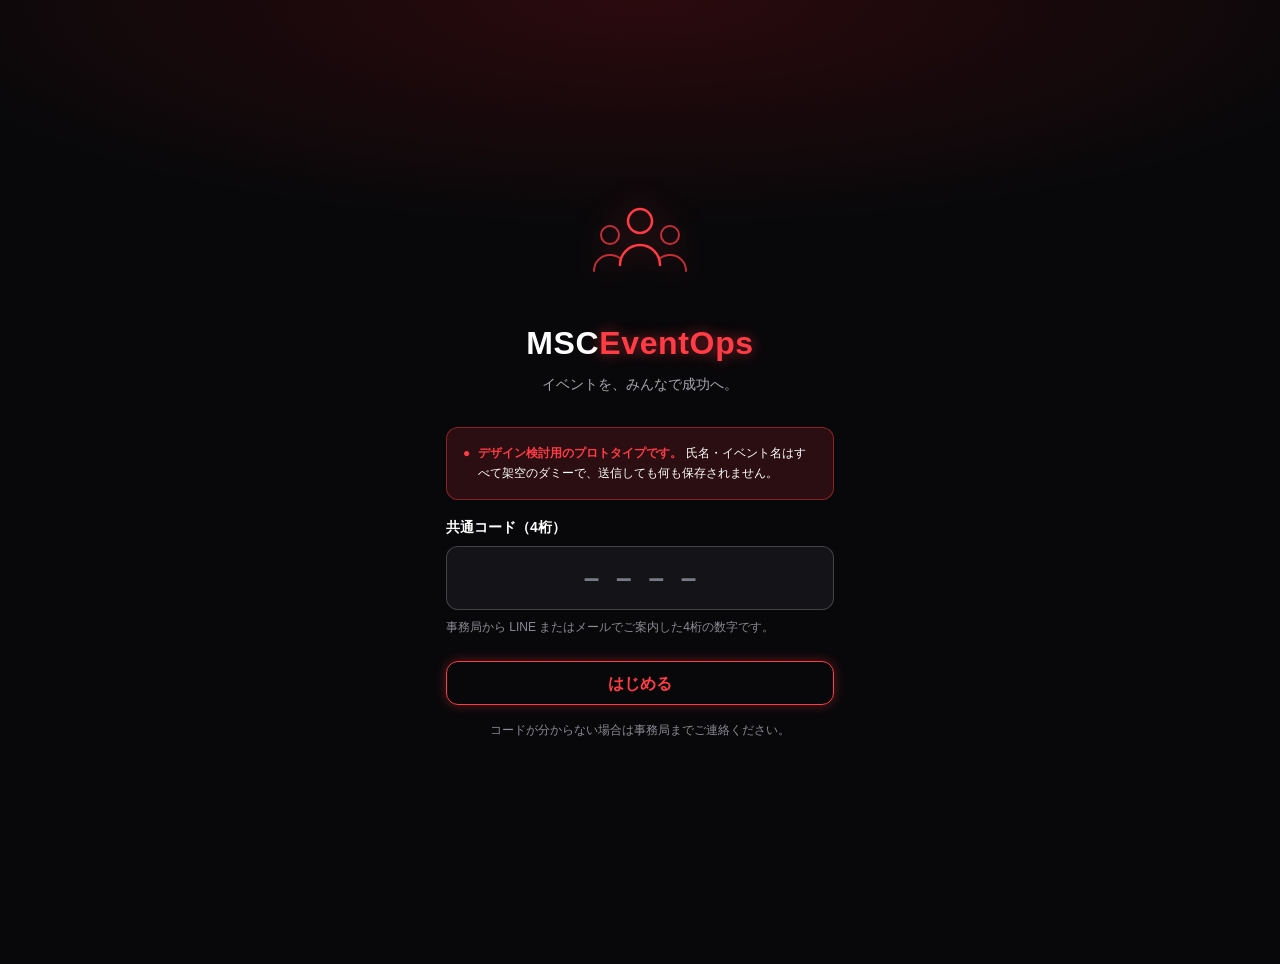
<file: design-explore/design-2/index.html>
<!doctype html>
<!-- design-2 / 入口（ブランド面 + 4桁コード）
     ※ 氏名・イベント名はすべて架空のダミー。API 呼び出しなし。 -->
<html lang="ja">
<head>
<meta charset="utf-8">
<meta name="viewport" content="width=device-width, initial-scale=1">
<meta name="robots" content="noindex">
<title>MSC EventOps</title>
<link rel="stylesheet" href="css/tokens.css">
<link rel="stylesheet" href="css/style.css">
<style>
  body { padding-bottom: var(--s4); }
  .hero { min-height: 100vh; display: flex; flex-direction: column; justify-content: center; gap: var(--s4); }
</style>
</head>
<body>
<a class="skip" href="#main">本文へスキップ</a>

<div class="wrap">
  <main id="main" class="hero">

    <div class="brand">
      <!-- 参考画像はスタッフ3人の線画。ロゴは自前で描いたもの。 -->
      <svg class="logo" width="104" height="104" viewBox="0 0 104 104" fill="none" aria-hidden="true">
        <circle cx="52" cy="30" r="12" stroke="#FF3B45" stroke-width="2.5"/>
        <path d="M32 74c0-11 9-20 20-20s20 9 20 20" stroke="#FF3B45" stroke-width="2.5" stroke-linecap="round"/>
        <circle cx="22" cy="44" r="9" stroke="#FF3B45" stroke-width="2" opacity=".75"/>
        <path d="M6 80c0-9 7-16 16-16 4 0 8 1.4 11 4" stroke="#FF3B45" stroke-width="2" stroke-linecap="round" opacity=".75"/>
        <circle cx="82" cy="44" r="9" stroke="#FF3B45" stroke-width="2" opacity=".75"/>
        <path d="M98 80c0-9-7-16-16-16-4 0-8 1.4-11 4" stroke="#FF3B45" stroke-width="2" stroke-linecap="round" opacity=".75"/>
      </svg>
      <p class="name">MSC<i>EventOps</i></p>
      <p class="tag">イベントを、みんなで成功へ。</p>
    </div>

    <div>
      <div class="note note--red">
        <b aria-hidden="true">●</b>
        <span><b>デザイン検討用のプロトタイプです。</b>
        氏名・イベント名はすべて架空のダミーで、送信しても何も保存されません。</span>
      </div>

      <div class="field">
        <label for="code">共通コード（4桁）</label>
        <input class="input code" id="code" type="text" inputmode="numeric"
               pattern="[0-9]*" maxlength="4" autocomplete="one-time-code" placeholder="––––">
        <p class="hint">事務局から LINE またはメールでご案内した4桁の数字です。</p>
      </div>

      <a class="btn btn--outline btn--block" href="home.html">はじめる</a>
      <p class="hint" style="text-align:center;margin-top:var(--s2)">
        コードが分からない場合は事務局までご連絡ください。
      </p>
    </div>

  </main>
</div>
</body>
</html>
</file>
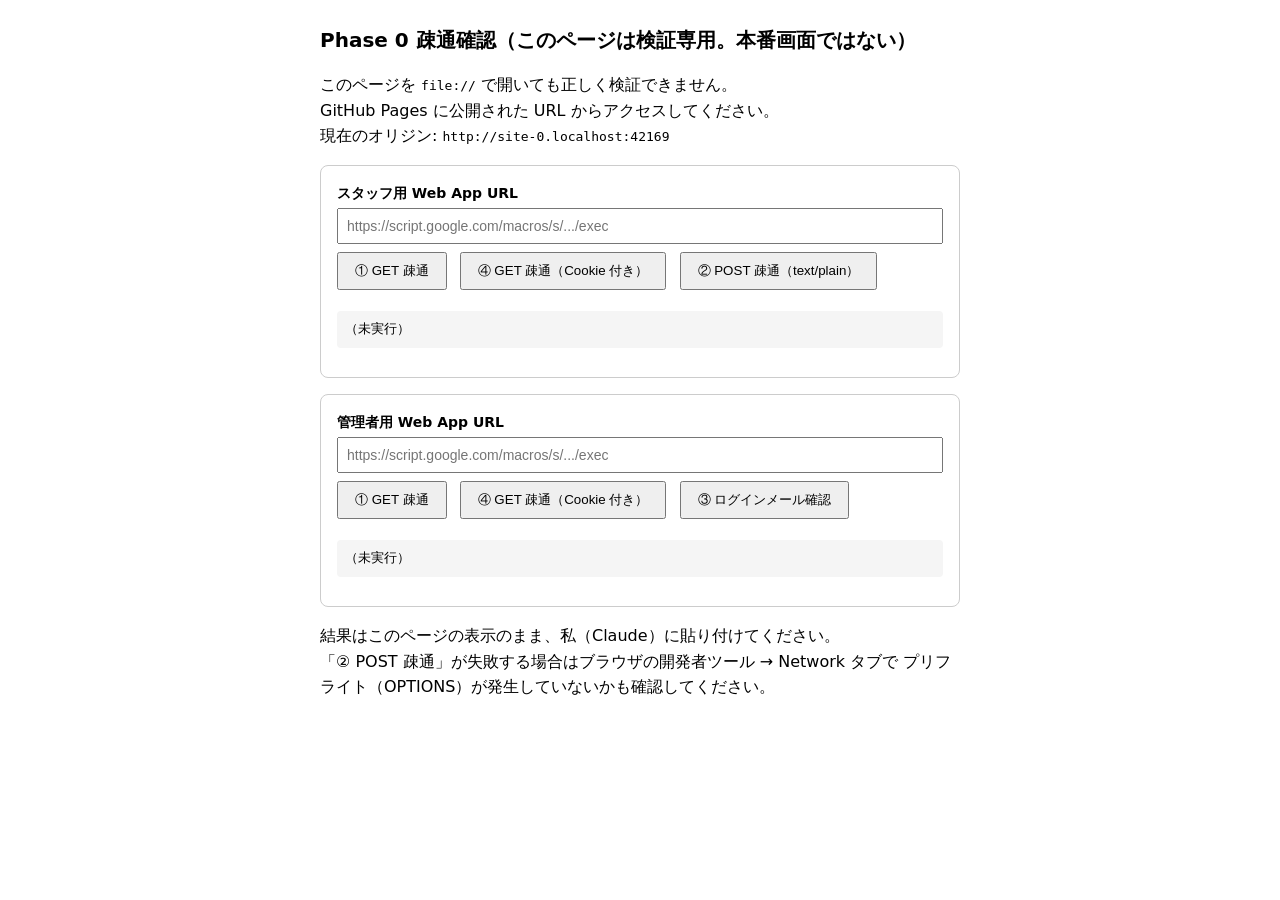
<file: ping.html>
<!doctype html>
<!--
  Phase 0 疎通確認専用ページ。
  本番フロントではない。G-1（CORS）・G-2（Session.getActiveUser）の
  検証が終わったら削除する。

  ★ ダブルクリックで開いても正しく検証できない（file:// は origin が
  "null" 扱いになり、実際のクロスオリジン挙動と異なる）。
  必ず GitHub Pages 経由（https://mscmgmt-ux.github.io/mscstaffmgmt-ux/ping.html）
  でアクセスすること。
-->
<html lang="ja">
<head>
<meta charset="utf-8">
<meta name="viewport" content="width=device-width, initial-scale=1">
<meta name="robots" content="noindex">
<title>Phase 0 疎通確認</title>
<style>
  body { font-family: system-ui, sans-serif; max-width: 640px; margin: 24px auto; padding: 0 16px; line-height: 1.6; }
  h1 { font-size: 1.25rem; }
  section { border: 1px solid #ccc; border-radius: 8px; padding: 16px; margin-bottom: 16px; }
  label { display: block; font-weight: bold; margin-bottom: 4px; font-size: 0.875rem; }
  input[type=text] { width: 100%; padding: 8px; box-sizing: border-box; font-size: 0.875rem; margin-bottom: 8px; }
  button { padding: 8px 16px; margin-right: 8px; margin-bottom: 8px; cursor: pointer; }
  pre { background: #f5f5f5; padding: 8px; border-radius: 4px; overflow-x: auto; white-space: pre-wrap; word-break: break-all; }
  .ok { color: #0a0; } .ng { color: #c00; }
</style>
</head>
<body>

<h1>Phase 0 疎通確認（このページは検証専用。本番画面ではない）</h1>
<p>このページを <code>file://</code> で開いても正しく検証できません。<br>
GitHub Pages に公開された URL からアクセスしてください。<br>
現在のオリジン: <code id="origin"></code></p>

<section>
  <label for="staffUrl">スタッフ用 Web App URL</label>
  <input type="text" id="staffUrl" placeholder="https://script.google.com/macros/s/.../exec">
  <button onclick="testGet('staffUrl','staffOut')">① GET 疎通</button>
  <button onclick="testGet('staffUrl','staffOut',true)">④ GET 疎通（Cookie 付き）</button>
  <button onclick="testPost('staffUrl','staffOut')">② POST 疎通（text/plain）</button>
  <pre id="staffOut">（未実行）</pre>
</section>

<section>
  <label for="adminUrl">管理者用 Web App URL</label>
  <input type="text" id="adminUrl" placeholder="https://script.google.com/macros/s/.../exec">
  <button onclick="testGet('adminUrl','adminOut')">① GET 疎通</button>
  <button onclick="testGet('adminUrl','adminOut',true)">④ GET 疎通（Cookie 付き）</button>
  <button onclick="testWhoami('adminUrl','adminOut')">③ ログインメール確認</button>
  <pre id="adminOut">（未実行）</pre>
</section>

<p>結果はこのページの表示のまま、私（Claude）に貼り付けてください。<br>
「② POST 疎通」が失敗する場合はブラウザの開発者ツール → Network タブで
プリフライト（OPTIONS）が発生していないかも確認してください。</p>

<script>
document.getElementById('origin').textContent = location.origin || '(null origin - file://で開いています)';

function show(outId, label, ok, detail) {
  var el = document.getElementById(outId);
  var cls = ok ? 'ok' : 'ng';
  el.innerHTML = '<span class="' + cls + '">[' + label + '] ' + (ok ? '成功' : '失敗') + '</span>\n' + detail;
}

async function testGet(urlId, outId, creds) {
  var url = document.getElementById(urlId).value.trim();
  if (!url) { alert('URL を入力してください'); return; }
  var label = creds ? 'GET+Cookie' : 'GET';
  var opt = { method: 'GET' };
  if (creds) opt.credentials = 'include';
  try {
    var res = await fetch(url, opt);
    var text = await res.text();
    show(outId, label, res.ok, 'status: ' + res.status + '\nredirected: ' + res.redirected + '\nfinalURL: ' + res.url + '\n' + text);
  } catch (err) {
    show(outId, label, false, String(err));
  }
}

async function testPost(urlId, outId) {
  var url = document.getElementById(urlId).value.trim();
  if (!url) { alert('URL を入力してください'); return; }
  try {
    // Content-Type: text/plain + カスタムヘッダなし でプリフライトを避ける想定。
    var res = await fetch(url, {
      method: 'POST',
      headers: { 'Content-Type': 'text/plain' },
      body: JSON.stringify({ hello: 'from ping.html', ts: Date.now() })
    });
    var text = await res.text();
    show(outId, 'POST', res.ok, 'status: ' + res.status + '\n' + text);
  } catch (err) {
    show(outId, 'POST', false, String(err));
  }
}

async function testWhoami(urlId, outId) {
  var url = document.getElementById(urlId).value.trim();
  if (!url) { alert('URL を入力してください'); return; }
  var sep = url.indexOf('?') >= 0 ? '&' : '?';
  try {
    var res = await fetch(url + sep + 'whoami=1', { method: 'GET' });
    var text = await res.text();
    show(outId, 'whoami', res.ok, 'status: ' + res.status + '\n' + text);
  } catch (err) {
    show(outId, 'whoami', false, String(err));
  }
}
</script>
</body>
</html>
</file>
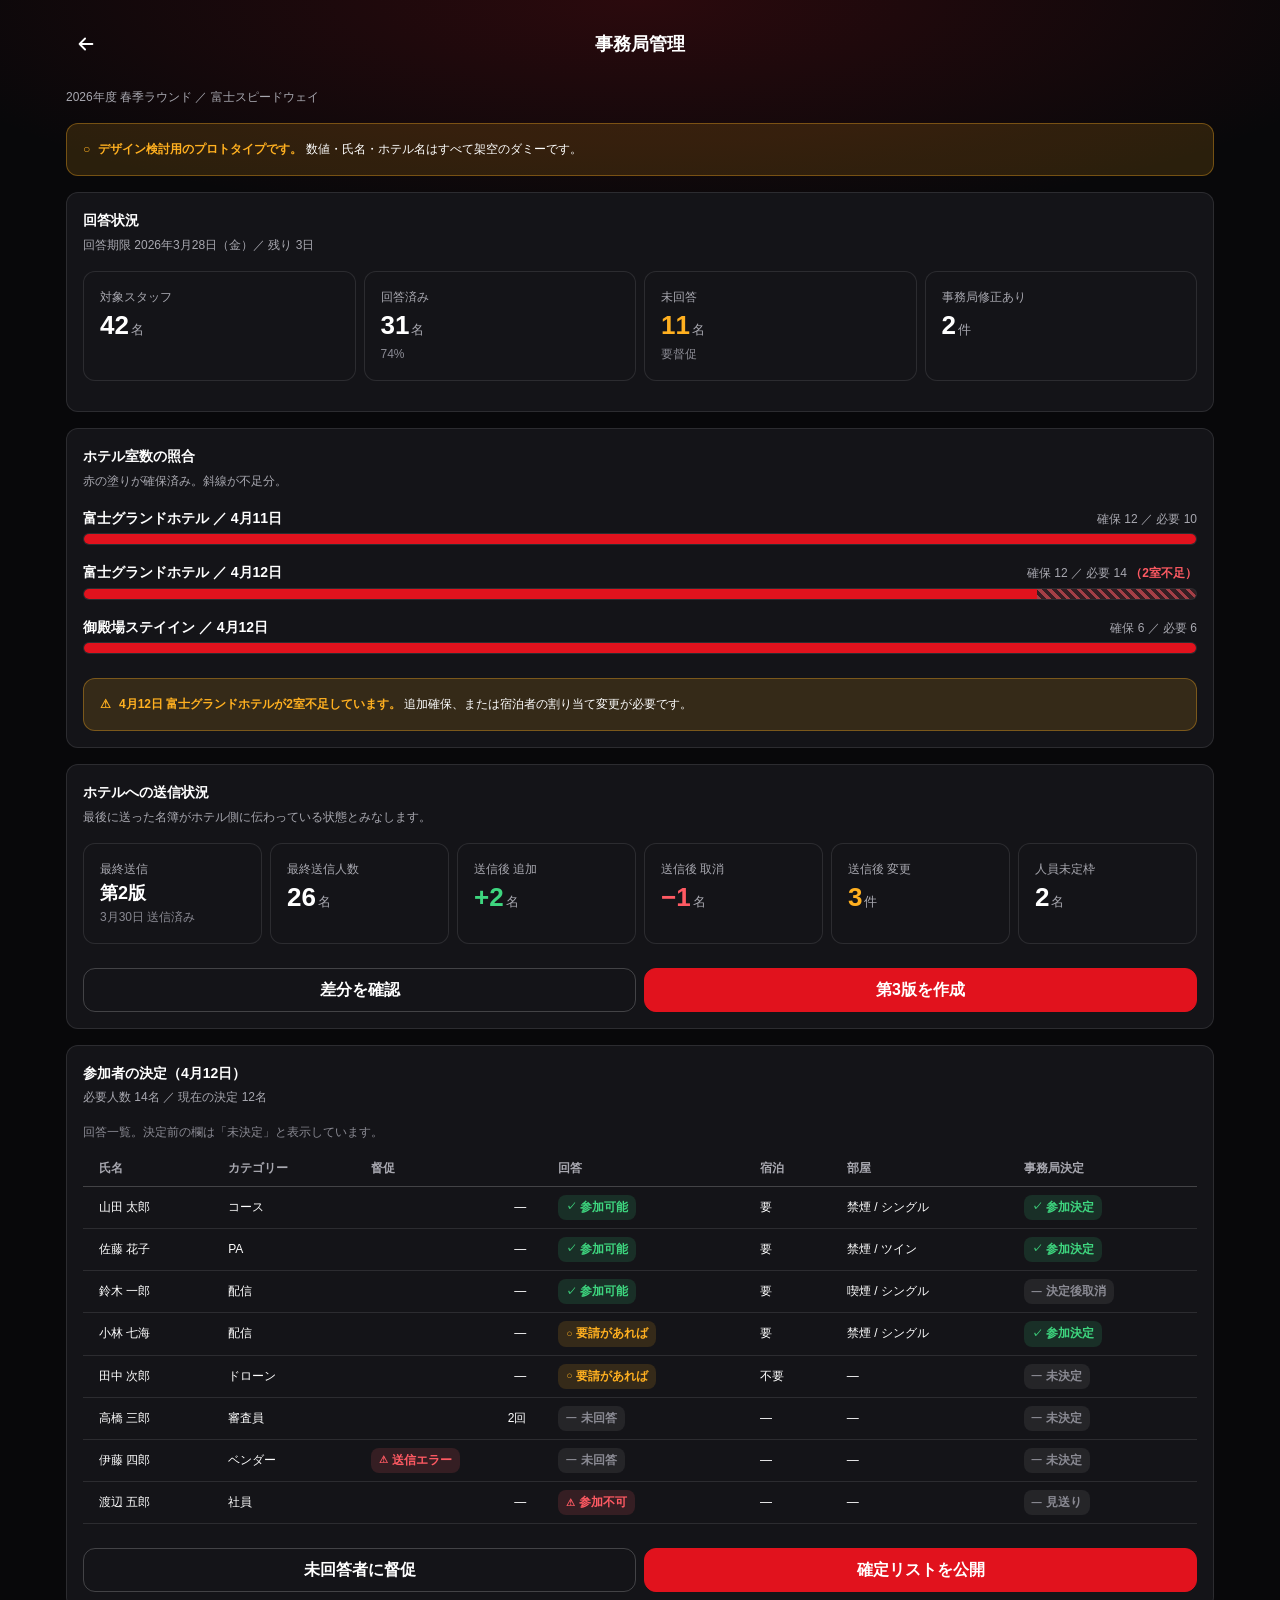
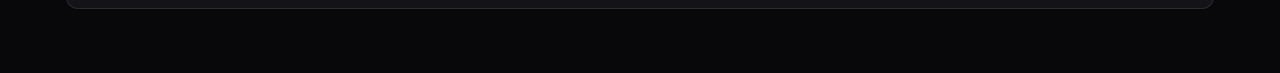
<file: design-explore/design-2/admin.html>
<!doctype html>
<!-- design-2 / 事務局管理画面
     参考画像に対応する画面が無いため、配色と部品だけ引き継ぎ、
     レイアウトは業務画面として作った（body に .dense、グローは使わない）。
     ※ 数値・氏名・ホテル名はすべて架空のダミー。API 呼び出しなし。 -->
<html lang="ja">
<head>
<meta charset="utf-8">
<meta name="viewport" content="width=device-width, initial-scale=1">
<meta name="robots" content="noindex">
<title>事務局管理｜MSC EventOps</title>
<link rel="stylesheet" href="css/tokens.css">
<link rel="stylesheet" href="css/style.css">
</head>
<body class="dense">
<a class="skip" href="#main">本文へスキップ</a>

<div class="wrap wrap--wide">

  <header class="appbar">
    <a class="ib" href="home.html" aria-label="ホームへ戻る">
      <svg width="22" height="22" viewBox="0 0 24 24" fill="none" aria-hidden="true">
        <path d="M19 12H5M11 6l-6 6 6 6" stroke="currentColor" stroke-width="2" stroke-linecap="round" stroke-linejoin="round"/>
      </svg>
    </a>
    <h1>事務局管理</h1>
    <span class="ib" aria-hidden="true"></span>
  </header>

  <main id="main">

    <p class="sub" style="margin-bottom:var(--s2)">2026年度 春季ラウンド ／ 富士スピードウェイ</p>

    <div class="note">
      <b aria-hidden="true">○</b>
      <span><b>デザイン検討用のプロトタイプです。</b> 数値・氏名・ホテル名はすべて架空のダミーです。</span>
    </div>

    <section class="card">
      <h2 style="margin:0 0 var(--s0);font-size:var(--fs-body)">回答状況</h2>
      <p class="sub" style="margin-bottom:var(--s2)">回答期限 2026年3月28日（金）／ 残り 3日</p>
      <dl class="tiles">
        <div class="tile"><dt>対象スタッフ</dt><dd>42<span class="u">名</span></dd></div>
        <div class="tile"><dt>回答済み</dt><dd>31<span class="u">名</span></dd><p class="n">74%</p></div>
        <div class="tile"><dt>未回答</dt><dd style="color:var(--warn)">11<span class="u">名</span></dd><p class="n">要督促</p></div>
        <div class="tile"><dt>事務局修正あり</dt><dd>2<span class="u">件</span></dd></div>
      </dl>
    </section>

    <section class="card">
      <h2 style="margin:0 0 var(--s0);font-size:var(--fs-body)">ホテル室数の照合</h2>
      <p class="sub" style="margin-bottom:var(--s2)">赤の塗りが確保済み。斜線が不足分。</p>
      <div class="cmp">
        <div class="r">
          <span class="nm">富士グランドホテル ／ 4月11日</span>
          <span class="nu">確保 12 ／ 必要 10</span>
          <div class="track"><div class="have" style="width:100%"></div></div>
        </div>
        <div class="r">
          <span class="nm">富士グランドホテル ／ 4月12日</span>
          <span class="nu">確保 12 ／ 必要 14 <b style="color:var(--err)">（2室不足）</b></span>
          <div class="track">
            <div class="have" style="width:85.7%"></div>
            <div class="short" style="left:85.7%;right:0"></div>
          </div>
        </div>
        <div class="r">
          <span class="nm">御殿場ステイイン ／ 4月12日</span>
          <span class="nu">確保 6 ／ 必要 6</span>
          <div class="track"><div class="have" style="width:100%"></div></div>
        </div>
      </div>
      <div class="note" style="margin:var(--s3) 0 0">
        <b aria-hidden="true">⚠</b>
        <span><b>4月12日 富士グランドホテルが2室不足しています。</b>
        追加確保、または宿泊者の割り当て変更が必要です。</span>
      </div>
    </section>

    <section class="card">
      <h2 style="margin:0 0 var(--s0);font-size:var(--fs-body)">ホテルへの送信状況</h2>
      <p class="sub" style="margin-bottom:var(--s2)">最後に送った名簿がホテル側に伝わっている状態とみなします。</p>
      <dl class="tiles">
        <div class="tile"><dt>最終送信</dt><dd style="font-size:1.125rem">第2版</dd><p class="n">3月30日 送信済み</p></div>
        <div class="tile"><dt>最終送信人数</dt><dd>26<span class="u">名</span></dd></div>
        <div class="tile"><dt>送信後 追加</dt><dd style="color:var(--ok)">+2<span class="u">名</span></dd></div>
        <div class="tile"><dt>送信後 取消</dt><dd style="color:var(--err)">−1<span class="u">名</span></dd></div>
        <div class="tile"><dt>送信後 変更</dt><dd style="color:var(--warn)">3<span class="u">件</span></dd></div>
        <div class="tile"><dt>人員未定枠</dt><dd>2<span class="u">名</span></dd></div>
      </dl>
      <div class="actions">
        <button class="btn btn--quiet" type="button">差分を確認</button>
        <button class="btn btn--fill" type="button">第3版を作成</button>
      </div>
    </section>

    <section class="card">
      <h2 style="margin:0 0 var(--s0);font-size:var(--fs-body)">参加者の決定（4月12日）</h2>
      <p class="sub" style="margin-bottom:var(--s2)">必要人数 14名 ／ 現在の決定 12名</p>

      <div class="tablewrap">
        <table>
          <caption>回答一覧。決定前の欄は「未決定」と表示しています。</caption>
          <thead>
            <tr>
              <th scope="col">氏名</th><th scope="col">カテゴリー</th>
              <th scope="col">督促</th><th scope="col">回答</th>
              <th scope="col">宿泊</th><th scope="col">部屋</th><th scope="col">事務局決定</th>
            </tr>
          </thead>
          <tbody>
            <tr><td>山田 太郎</td><td>コース</td><td class="num">—</td>
              <td><span class="chip chip--ok">参加可能</span></td><td>要</td><td>禁煙 / シングル</td>
              <td><span class="chip chip--ok">参加決定</span></td></tr>
            <tr><td>佐藤 花子</td><td>PA</td><td class="num">—</td>
              <td><span class="chip chip--ok">参加可能</span></td><td>要</td><td>禁煙 / ツイン</td>
              <td><span class="chip chip--ok">参加決定</span></td></tr>
            <tr><td>鈴木 一郎</td><td>配信</td><td class="num">—</td>
              <td><span class="chip chip--ok">参加可能</span></td><td>要</td><td>喫煙 / シングル</td>
              <td><span class="chip chip--off">決定後取消</span></td></tr>
            <tr><td>小林 七海</td><td>配信</td><td class="num">—</td>
              <td><span class="chip chip--warn">要請があれば</span></td><td>要</td><td>禁煙 / シングル</td>
              <td><span class="chip chip--ok">参加決定</span></td></tr>
            <tr><td>田中 次郎</td><td>ドローン</td><td class="num">—</td>
              <td><span class="chip chip--warn">要請があれば</span></td><td>不要</td><td>—</td>
              <td><span class="chip chip--off">未決定</span></td></tr>
            <tr><td>高橋 三郎</td><td>審査員</td><td class="num">2回</td>
              <td><span class="chip chip--off">未回答</span></td><td>—</td><td>—</td>
              <td><span class="chip chip--off">未決定</span></td></tr>
            <tr><td>伊藤 四郎</td><td>ベンダー</td><td><span class="chip chip--err">送信エラー</span></td>
              <td><span class="chip chip--off">未回答</span></td><td>—</td><td>—</td>
              <td><span class="chip chip--off">未決定</span></td></tr>
            <tr><td>渡辺 五郎</td><td>社員</td><td class="num">—</td>
              <td><span class="chip chip--err">参加不可</span></td><td>—</td><td>—</td>
              <td><span class="chip chip--off">見送り</span></td></tr>
          </tbody>
        </table>
      </div>

      <div class="actions">
        <button class="btn btn--quiet" type="button">未回答者に督促</button>
        <button class="btn btn--fill" type="button">確定リストを公開</button>
      </div>
    </section>

  </main>
</div>
</body>
</html>
</file>
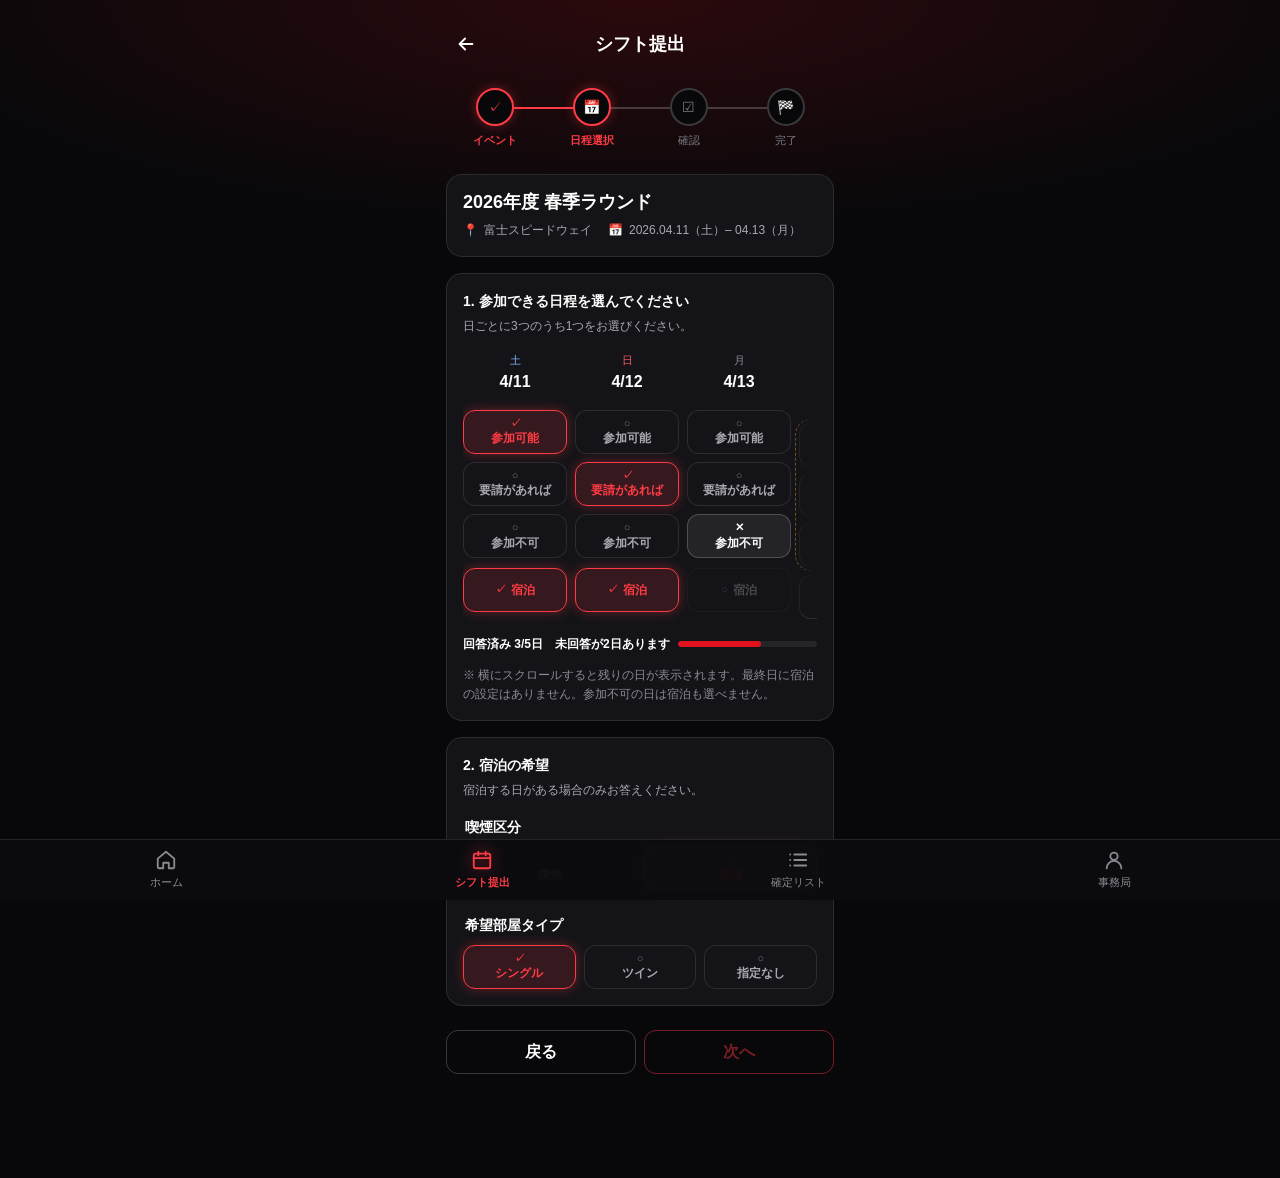
<file: design-explore/design-2/answer.html>
<!doctype html>
<!-- design-2 / シフト提出（参考画像3枚目に対応）
     参考画像の日程選択は「参加する / しない」の2値だが、仕様書は
     参加可能 / 要請があれば参加可能 / 参加不可 の3状態を要求している。
     そのため日ごとの列に3つの選択肢を積み、その下に宿泊を置いた。
     ※ 氏名・イベント名はすべて架空のダミー。API 呼び出しなし。 -->
<html lang="ja">
<head>
<meta charset="utf-8">
<meta name="viewport" content="width=device-width, initial-scale=1">
<meta name="robots" content="noindex">
<title>シフト提出｜MSC EventOps</title>
<link rel="stylesheet" href="css/tokens.css">
<link rel="stylesheet" href="css/style.css">
</head>
<body>
<a class="skip" href="#main">本文へスキップ</a>

<div class="wrap">

  <header class="appbar">
    <a class="ib" href="home.html" aria-label="ホームへ戻る">
      <svg width="22" height="22" viewBox="0 0 24 24" fill="none" aria-hidden="true">
        <path d="M19 12H5M11 6l-6 6 6 6" stroke="currentColor" stroke-width="2" stroke-linecap="round" stroke-linejoin="round"/>
      </svg>
    </a>
    <h1>シフト提出</h1>
    <span class="ib" aria-hidden="true"></span>
  </header>

  <main id="main">

    <ol class="steps" id="steps">
      <li data-s="done"><span class="ic">✓</span><span class="tx">イベント</span></li>
      <li data-s="now"><span class="ic">📅</span><span class="tx">日程選択</span></li>
      <li><span class="ic">☑</span><span class="tx">確認</span></li>
      <li><span class="ic">🏁</span><span class="tx">完了</span></li>
    </ol>

    <section class="card">
      <div class="evt">
        <p class="title" style="font-size:var(--fs-h2)">2026年度 春季ラウンド</p>
        <div class="meta">
          <span><i aria-hidden="true">📍</i>富士スピードウェイ</span>
          <span><i aria-hidden="true">📅</i>2026.04.11（土）– 04.13（月）</span>
        </div>
      </div>
    </section>

    <!-- ===== STEP 2: 日程選択 ===== -->
    <div data-step="2">

      <section class="card">
        <h2 style="margin:0 0 var(--s0);font-size:var(--fs-body)">1. 参加できる日程を選んでください</h2>
        <p class="sub" style="margin-bottom:var(--s2)">日ごとに3つのうち1つをお選びください。</p>

        <div class="gridwrap">
          <div class="grid" id="grid" tabindex="0" role="group" aria-label="開催日ごとの参加可否。横にスクロールします">

            <div class="day">
              <div class="dh"><span class="w sat">土</span><span class="d">4/11</span></div>
              <fieldset style="margin:0;display:grid;gap:6px">
                <legend class="vh">4月11日（土）の参加可否</legend>
                <label class="opt"><input type="radio" name="d1" checked><span>参加可能</span></label>
                <label class="opt"><input type="radio" name="d1"><span>要請があれば</span></label>
                <label class="opt opt--no"><input type="radio" name="d1"><span>参加不可</span></label>
              </fieldset>
              <label class="opt stay"><input type="checkbox" name="s1" checked><span>宿泊</span></label>
            </div>

            <div class="day">
              <div class="dh"><span class="w sun">日</span><span class="d">4/12</span></div>
              <fieldset style="margin:0;display:grid;gap:6px">
                <legend class="vh">4月12日（日）の参加可否</legend>
                <label class="opt"><input type="radio" name="d2"><span>参加可能</span></label>
                <label class="opt"><input type="radio" name="d2" checked><span>要請があれば</span></label>
                <label class="opt opt--no"><input type="radio" name="d2"><span>参加不可</span></label>
              </fieldset>
              <label class="opt stay"><input type="checkbox" name="s2" checked><span>宿泊</span></label>
            </div>

            <div class="day">
              <div class="dh"><span class="w">月</span><span class="d">4/13</span></div>
              <fieldset style="margin:0;display:grid;gap:6px">
                <legend class="vh">4月13日（月）の参加可否</legend>
                <label class="opt"><input type="radio" name="d3"><span>参加可能</span></label>
                <label class="opt"><input type="radio" name="d3"><span>要請があれば</span></label>
                <label class="opt opt--no"><input type="radio" name="d3" checked><span>参加不可</span></label>
              </fieldset>
              <label class="opt stay"><input type="checkbox" name="s3" disabled><span>宿泊</span></label>
            </div>

            <div class="day">
              <div class="dh"><span class="w">火</span><span class="d">4/14</span></div>
              <fieldset style="margin:0;display:grid;gap:6px">
                <legend class="vh">4月14日（火）の参加可否</legend>
                <label class="opt"><input type="radio" name="d4"><span>参加可能</span></label>
                <label class="opt"><input type="radio" name="d4"><span>要請があれば</span></label>
                <label class="opt opt--no"><input type="radio" name="d4"><span>参加不可</span></label>
              </fieldset>
              <label class="opt stay"><input type="checkbox" name="s4"><span>宿泊</span></label>
            </div>

            <div class="day">
              <div class="dh"><span class="w">水</span><span class="d">4/15</span></div>
              <fieldset style="margin:0;display:grid;gap:6px">
                <legend class="vh">4月15日（水）の参加可否</legend>
                <label class="opt"><input type="radio" name="d5"><span>参加可能</span></label>
                <label class="opt"><input type="radio" name="d5"><span>要請があれば</span></label>
                <label class="opt opt--no"><input type="radio" name="d5"><span>参加不可</span></label>
              </fieldset>
              <label class="opt stay"><input type="checkbox" name="s5" disabled><span>宿泊</span></label>
            </div>

          </div>
        </div>

        <p class="count" id="count" aria-live="polite">
          <span id="count-tx">回答済み 0/5日</span>
          <span class="bar" aria-hidden="true"><i id="count-bar" style="width:0%"></i></span>
        </p>

        <p class="hint">※ 横にスクロールすると残りの日が表示されます。最終日に宿泊の設定はありません。参加不可の日は宿泊も選べません。</p>
      </section>

      <section class="card">
        <h2 style="margin:0 0 var(--s0);font-size:var(--fs-body)">2. 宿泊の希望</h2>
        <p class="sub" style="margin-bottom:var(--s2)">宿泊する日がある場合のみお答えください。</p>

        <fieldset>
          <legend class="legend">喫煙区分</legend>
          <div class="rowopts">
            <label class="opt"><input type="radio" name="smoke"><span>喫煙</span></label>
            <label class="opt"><input type="radio" name="smoke" checked><span>禁煙</span></label>
          </div>
        </fieldset>

        <fieldset style="margin-bottom:0">
          <legend class="legend">希望部屋タイプ</legend>
          <div class="rowopts">
            <label class="opt"><input type="radio" name="room" checked><span>シングル</span></label>
            <label class="opt"><input type="radio" name="room"><span>ツイン</span></label>
            <label class="opt"><input type="radio" name="room"><span>指定なし</span></label>
          </div>
        </fieldset>
      </section>

      <div class="actions">
        <a class="btn btn--quiet" href="home.html">戻る</a>
        <button class="btn btn--outline" type="button" data-go="3">次へ</button>
      </div>
    </div>

    <!-- ===== STEP 3: 確認 ===== -->
    <div data-step="3" class="hidden">
      <section class="card">
        <h2 style="margin:0 0 var(--s2);font-size:var(--fs-body)">この内容で提出します</h2>
        <ul class="list">
          <li><div class="row" style="cursor:default">
            <span class="thumb" aria-hidden="true">4/11</span>
            <span class="body"><b>参加可能</b><span>宿泊する（禁煙・シングル）</span></span>
            <span class="chip chip--red">参加</span>
          </div></li>
          <li><div class="row" style="cursor:default">
            <span class="thumb" aria-hidden="true">4/12</span>
            <span class="body"><b>要請があれば参加可能</b><span>宿泊する（禁煙・シングル）</span></span>
            <span class="chip chip--red">参加</span>
          </div></li>
          <li><div class="row" style="cursor:default">
            <span class="thumb thumb--off" aria-hidden="true">4/13</span>
            <span class="body"><b>参加不可</b><span>宿泊なし</span></span>
            <span class="chip chip--off">不参加</span>
          </div></li>
        </ul>
      </section>

      <div class="note note--red">
        <b aria-hidden="true">●</b>
        <span><b>提出後はご自身で変更できません。</b>
        変更が必要になった場合は事務局までご連絡ください。</span>
      </div>

      <div class="actions">
        <button class="btn btn--quiet" type="button" data-go="2">修正する</button>
        <button class="btn btn--fill" type="button" data-go="4">提出する</button>
      </div>
    </div>

    <!-- ===== STEP 4: 完了 ===== -->
    <div data-step="4" class="hidden">
      <section class="card card--hi" style="text-align:center">
        <p style="font-size:2.5rem;margin:0" aria-hidden="true">🏁</p>
        <h2 style="margin:var(--s1) 0 var(--s0);font-size:var(--fs-h1)">提出が完了しました</h2>
        <p class="sub">事務局で参加者を決定しだい、確定リストに掲載されます。</p>
        <div class="actions">
          <a class="btn btn--outline" href="list.html">確定リストを見る</a>
        </div>
      </section>
    </div>

  </main>
</div>

<nav class="tabbar" aria-label="メインナビゲーション">
  <a href="home.html">
    <svg width="22" height="22" viewBox="0 0 24 24" fill="none" aria-hidden="true"><path d="M3 10.5 12 3l9 7.5V20a1 1 0 0 1-1 1h-5v-6H9v6H4a1 1 0 0 1-1-1z" stroke="currentColor" stroke-width="2" stroke-linejoin="round"/></svg>
    ホーム
  </a>
  <a href="answer.html" aria-current="page">
    <svg width="22" height="22" viewBox="0 0 24 24" fill="none" aria-hidden="true"><rect x="3" y="5" width="18" height="16" rx="2" stroke="currentColor" stroke-width="2"/><path d="M3 10h18M8 3v4M16 3v4" stroke="currentColor" stroke-width="2" stroke-linecap="round"/></svg>
    シフト提出
  </a>
  <a href="list.html">
    <svg width="22" height="22" viewBox="0 0 24 24" fill="none" aria-hidden="true"><path d="M8 6h13M8 12h13M8 18h13M3.5 6h.01M3.5 12h.01M3.5 18h.01" stroke="currentColor" stroke-width="2" stroke-linecap="round"/></svg>
    確定リスト
  </a>
  <a href="admin.html">
    <svg width="22" height="22" viewBox="0 0 24 24" fill="none" aria-hidden="true"><circle cx="12" cy="8" r="4" stroke="currentColor" stroke-width="2"/><path d="M4 21c0-4.4 3.6-8 8-8s8 3.6 8 8" stroke="currentColor" stroke-width="2" stroke-linecap="round"/></svg>
    事務局
  </a>
</nav>

<!-- 外部 .js は file:// では実行されないためインラインで書く（design-1 で確認済み）。
     API 呼び出しは一切しない。 -->
<script>
(function () {
  'use strict';
  var panels = [].slice.call(document.querySelectorAll('[data-step]'));
  var items = [].slice.call(document.getElementById('steps').children);

  function show(n) {
    panels.forEach(function (p) { p.classList.toggle('hidden', Number(p.dataset.step) !== n); });
    items.forEach(function (li, i) {
      var s = i + 1;
      if (s < n) li.dataset.s = 'done';
      else if (s === n) li.dataset.s = 'now';
      else delete li.dataset.s;
    });
    var h = document.querySelector('[data-step="' + n + '"] h2');
    if (h) { h.setAttribute('tabindex', '-1'); h.focus({ preventScroll: true }); }
    window.scrollTo({ top: 0, behavior: 'smooth' });
  }

  document.addEventListener('click', function (e) {
    var b = e.target.closest('[data-go]');
    if (!b) return;
    // 未回答が残っているうちは先へ進ませない（下の refresh が印を付ける）。
    if (b.getAttribute('aria-disabled') === 'true') { warn(b); return; }
    show(Number(b.dataset.go));
  });

  // --- 日ごとの連動と、未回答チェック -------------------------------------
  // ★ 横スクロールで隠れた日を見落としたまま提出されると、仕様上スタッフは
  //    自分で修正できない。未回答が1日でもあれば「次へ」を押させない。
  var days = [].slice.call(document.querySelectorAll('.day'));
  var grid = document.getElementById('grid');
  var next = document.querySelector('[data-go="3"]');
  var ctx = document.getElementById('count-tx');
  var cbar = document.getElementById('count-bar');
  var cwrap = document.getElementById('count');

  function refresh() {
    var done = 0;
    days.forEach(function (day, i) {
      var radios = [].slice.call(day.querySelectorAll('input[type="radio"]'));
      var stay = day.querySelector('input[type="checkbox"]');
      var answered = radios.some(function (r) { return r.checked; });
      day.dataset.answered = answered ? 'yes' : 'no';
      if (answered) done++;

      // 参加不可（3つ目）を選んだ日は宿泊を選べない。最終日は元から無効。
      if (stay && !stay.dataset.locked) {
        if (i === days.length - 1) { stay.disabled = true; stay.dataset.locked = '1'; }
        else if (radios[2] && radios[2].checked) { stay.disabled = true; stay.checked = false; }
        else { stay.disabled = false; }
      }
    });

    var all = done === days.length;
    ctx.textContent = all
      ? 'すべての日に回答しました（' + done + '/' + days.length + '日）'
      : '回答済み ' + done + '/' + days.length + '日　未回答が' + (days.length - done) + '日あります';
    cbar.style.width = (done / days.length * 100) + '%';
    cwrap.dataset.done = all ? 'all' : 'partial';
    // disabled にすると click が発火せず、下の案内が出せない。
    // 見た目は無効化しつつ、押せる状態は保つ。
    if (next) {
      next.setAttribute('aria-disabled', all ? 'false' : 'true');
      next.classList.toggle('is-off', !all);
    }
  }

  // 押せないボタンを押されたら、最初の未回答日まで横スクロールして知らせる。
  function warn(btn) {
    var first = document.querySelector('.day[data-answered="no"]');
    if (!first) return;
    if (grid) grid.scrollTo({ left: first.offsetLeft - grid.offsetLeft, behavior: 'smooth' });
    var r = first.querySelector('input[type="radio"]');
    if (r) r.focus({ preventScroll: true });
    cwrap.setAttribute('role', 'alert');
  }

  document.addEventListener('change', function (e) {
    if (e.target.closest('.day')) refresh();
  });

  refresh();
})();
</script>
</body>
</html>
</file>
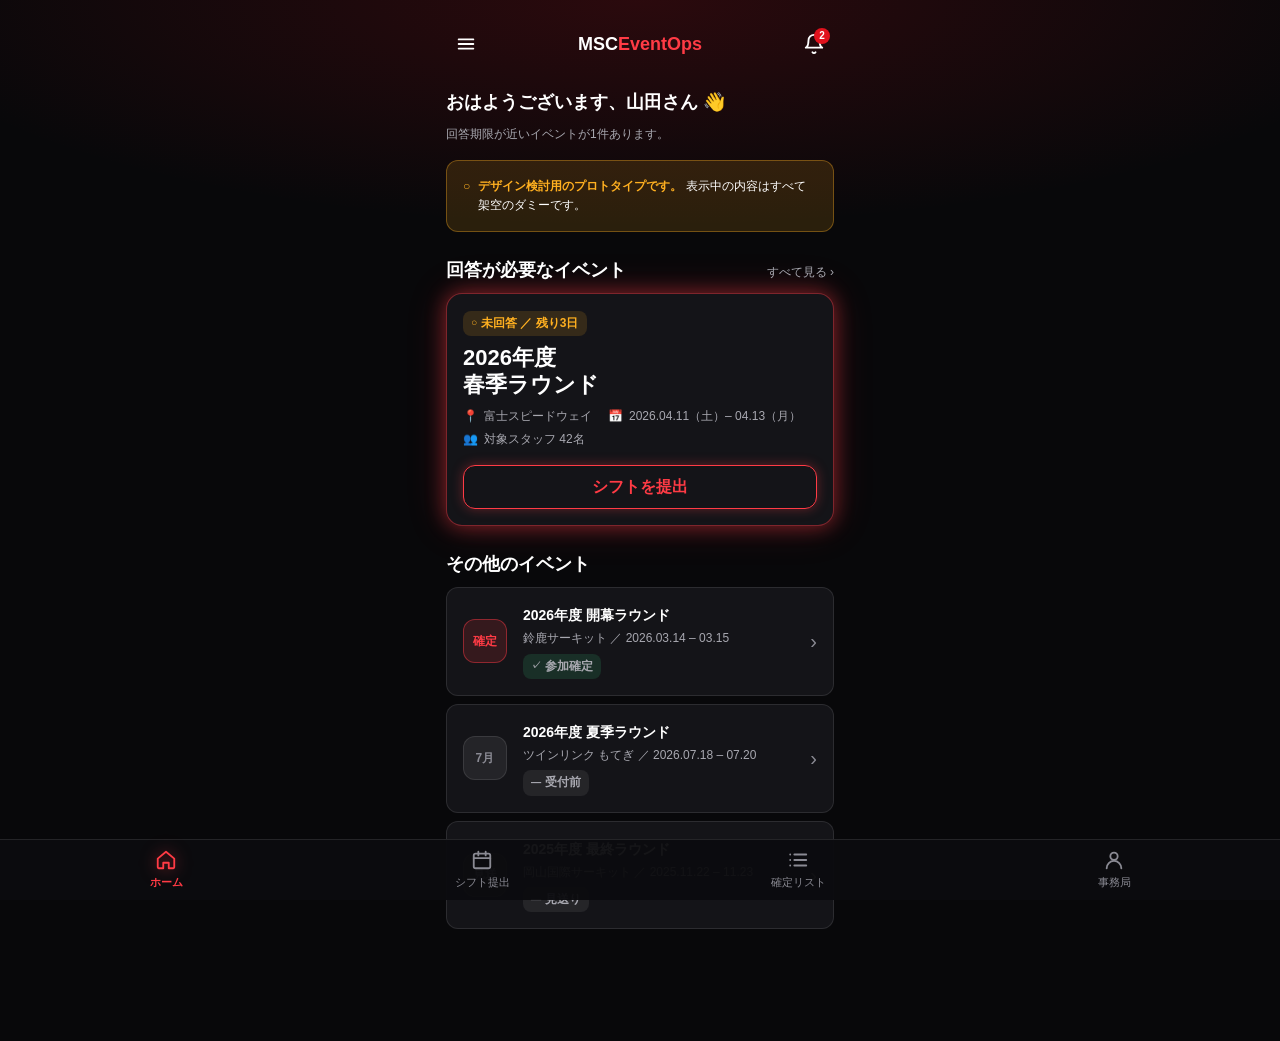
<file: design-explore/design-2/home.html>
<!doctype html>
<!-- design-2 / ホーム（イベント一覧）
     参考画像2枚目に対応。仕様書の「年間イベント登録」に合わせ、
     複数イベントを並べる構成にした。
     ※ 氏名・イベント名・会場はすべて架空のダミー。API 呼び出しなし。 -->
<html lang="ja">
<head>
<meta charset="utf-8">
<meta name="viewport" content="width=device-width, initial-scale=1">
<meta name="robots" content="noindex">
<title>ホーム｜MSC EventOps</title>
<link rel="stylesheet" href="css/tokens.css">
<link rel="stylesheet" href="css/style.css">
</head>
<body>
<a class="skip" href="#main">本文へスキップ</a>

<div class="wrap">

  <header class="appbar">
    <button class="ib" type="button" aria-label="メニュー">
      <svg width="22" height="22" viewBox="0 0 24 24" fill="none" aria-hidden="true">
        <path d="M4 7h16M4 12h16M4 17h16" stroke="currentColor" stroke-width="2" stroke-linecap="round"/>
      </svg>
    </button>
    <h1>MSC<span style="color:var(--red-ink)">EventOps</span></h1>
    <button class="ib" type="button" aria-label="お知らせ 2件">
      <svg width="22" height="22" viewBox="0 0 24 24" fill="none" aria-hidden="true">
        <path d="M18 8a6 6 0 1 0-12 0c0 7-3 8-3 8h18s-3-1-3-8M13.7 21a2 2 0 0 1-3.4 0"
              stroke="currentColor" stroke-width="2" stroke-linecap="round" stroke-linejoin="round"/>
      </svg>
      <span class="dot">2</span>
    </button>
  </header>

  <main id="main">

    <p class="greet">おはようございます、山田さん 👋</p>
    <p class="sub">回答期限が近いイベントが1件あります。</p>

    <div class="note" style="margin-top:var(--s2)">
      <b aria-hidden="true">○</b>
      <span><b>デザイン検討用のプロトタイプです。</b> 表示中の内容はすべて架空のダミーです。</span>
    </div>

    <div class="secthead">
      <h2>回答が必要なイベント</h2>
      <a href="#">すべて見る ›</a>
    </div>

    <!-- 参考画像の「注目カード」。赤枠 + グローで最優先の1件だけを立てる。 -->
    <section class="card card--hi">
      <div class="evt">
        <div><span class="chip chip--warn">未回答 ／ 残り3日</span></div>
        <p class="title">2026年度<br>春季ラウンド</p>
        <div class="meta">
          <span><i aria-hidden="true">📍</i>富士スピードウェイ</span>
          <span><i aria-hidden="true">📅</i>2026.04.11（土）– 04.13（月）</span>
          <span><i aria-hidden="true">👥</i>対象スタッフ 42名</span>
        </div>
        <div class="actions" style="margin-top:var(--s1)">
          <a class="btn btn--outline" href="answer.html">シフトを提出</a>
        </div>
      </div>
    </section>

    <div class="secthead">
      <h2>その他のイベント</h2>
    </div>

    <ul class="list">
      <li>
        <a class="row" href="list.html">
          <span class="thumb" aria-hidden="true">確定</span>
          <span class="body">
            <b>2026年度 開幕ラウンド</b>
            <span>鈴鹿サーキット ／ 2026.03.14 – 03.15</span>
            <span class="chip chip--ok">参加確定</span>
          </span>
          <span class="chev" aria-hidden="true">›</span>
        </a>
      </li>
      <li>
        <a class="row" href="answer.html">
          <span class="thumb thumb--off" aria-hidden="true">7月</span>
          <span class="body">
            <b>2026年度 夏季ラウンド</b>
            <span>ツインリンク もてぎ ／ 2026.07.18 – 07.20</span>
            <span class="chip chip--off">受付前</span>
          </span>
          <span class="chev" aria-hidden="true">›</span>
        </a>
      </li>
      <li>
        <a class="row" href="list.html">
          <span class="thumb thumb--off" aria-hidden="true">見送</span>
          <span class="body">
            <b>2025年度 最終ラウンド</b>
            <span>岡山国際サーキット ／ 2025.11.22 – 11.23</span>
            <span class="chip chip--off">見送り</span>
          </span>
          <span class="chev" aria-hidden="true">›</span>
        </a>
      </li>
    </ul>

  </main>
</div>

<nav class="tabbar" aria-label="メインナビゲーション">
  <a href="home.html" aria-current="page">
    <svg width="22" height="22" viewBox="0 0 24 24" fill="none" aria-hidden="true"><path d="M3 10.5 12 3l9 7.5V20a1 1 0 0 1-1 1h-5v-6H9v6H4a1 1 0 0 1-1-1z" stroke="currentColor" stroke-width="2" stroke-linejoin="round"/></svg>
    ホーム
  </a>
  <a href="answer.html">
    <svg width="22" height="22" viewBox="0 0 24 24" fill="none" aria-hidden="true"><rect x="3" y="5" width="18" height="16" rx="2" stroke="currentColor" stroke-width="2"/><path d="M3 10h18M8 3v4M16 3v4" stroke="currentColor" stroke-width="2" stroke-linecap="round"/></svg>
    シフト提出
  </a>
  <a href="list.html">
    <svg width="22" height="22" viewBox="0 0 24 24" fill="none" aria-hidden="true"><path d="M8 6h13M8 12h13M8 18h13M3.5 6h.01M3.5 12h.01M3.5 18h.01" stroke="currentColor" stroke-width="2" stroke-linecap="round"/></svg>
    確定リスト
  </a>
  <a href="admin.html">
    <svg width="22" height="22" viewBox="0 0 24 24" fill="none" aria-hidden="true"><circle cx="12" cy="8" r="4" stroke="currentColor" stroke-width="2"/><path d="M4 21c0-4.4 3.6-8 8-8s8 3.6 8 8" stroke="currentColor" stroke-width="2" stroke-linecap="round"/></svg>
    事務局
  </a>
</nav>
</body>
</html>
</file>
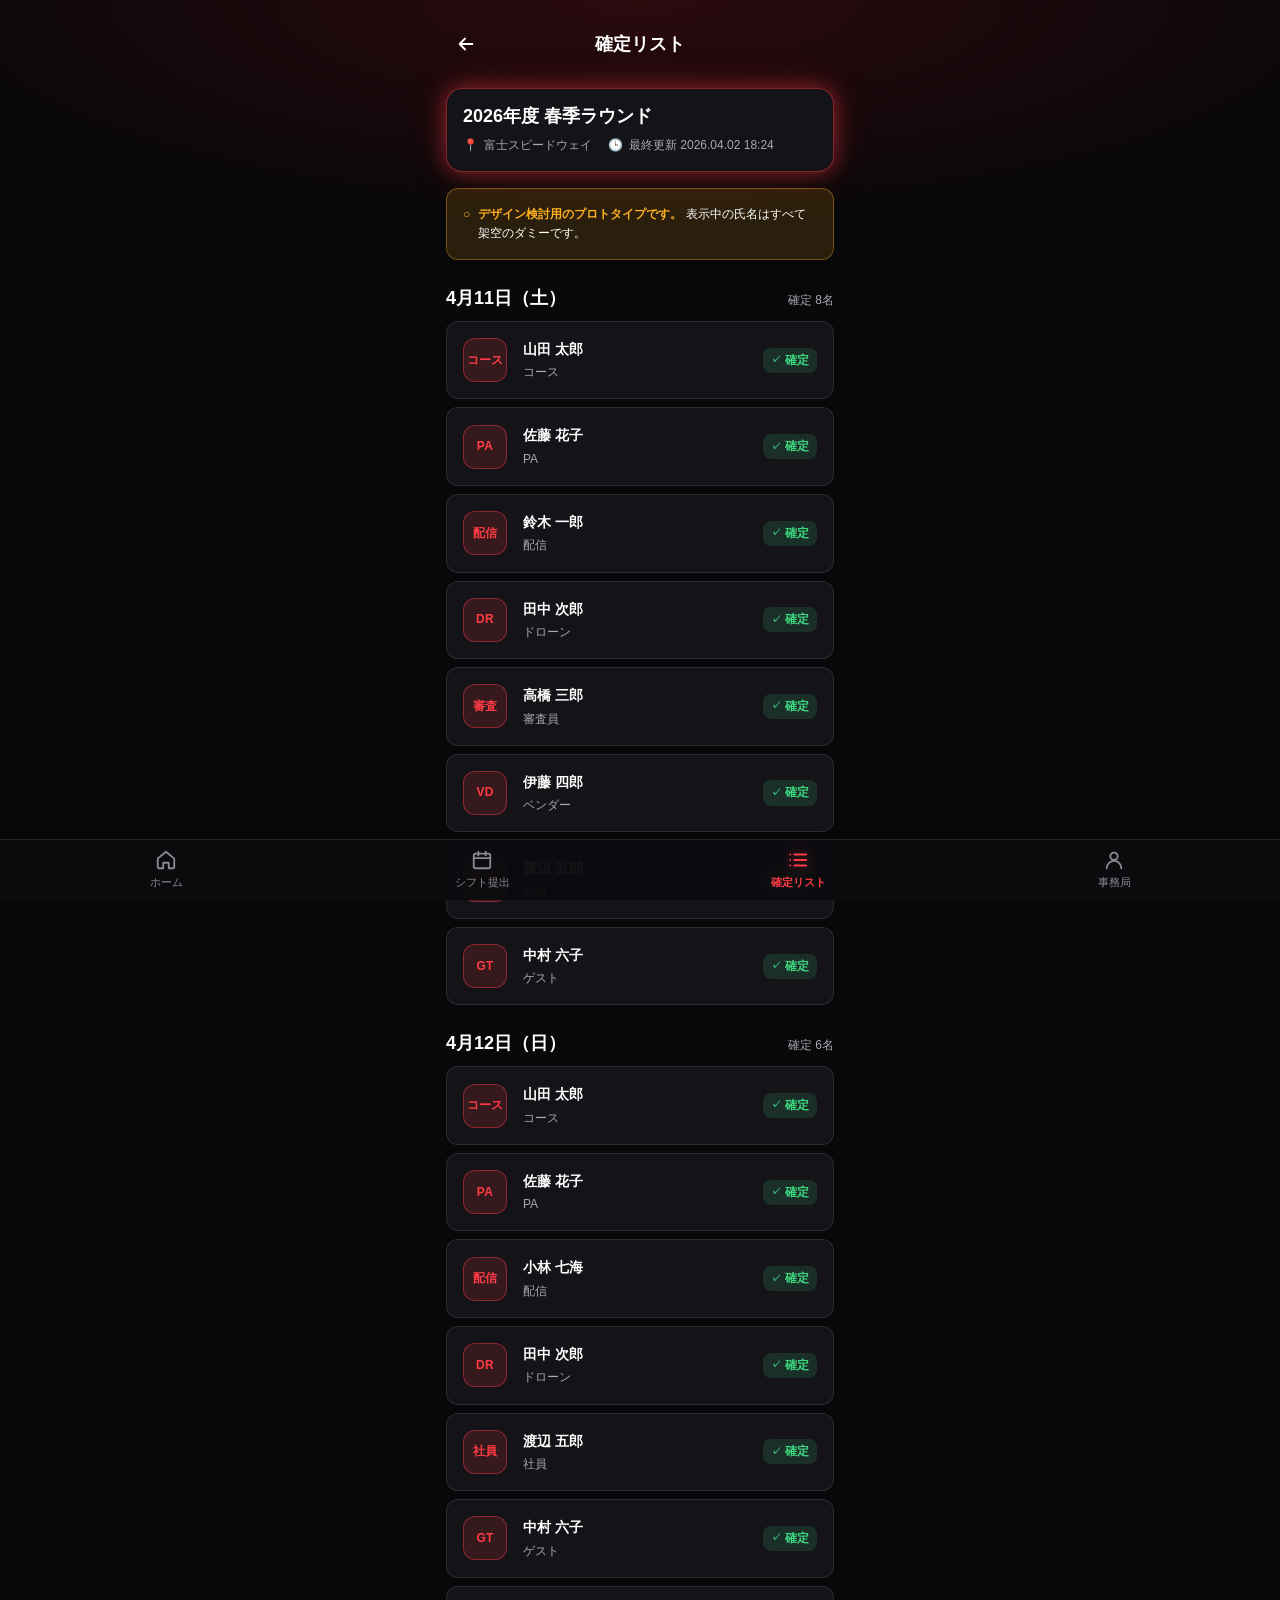
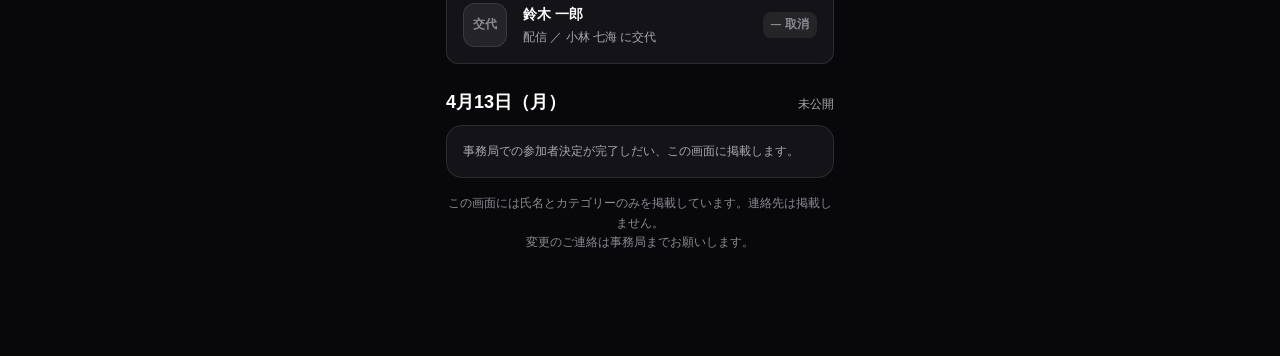
<file: design-explore/design-2/list.html>
<!doctype html>
<!-- design-2 / 確定参加者リスト
     ※ 氏名はすべて架空のダミー。仕様書のとおり連絡先は表示しない。 -->
<html lang="ja">
<head>
<meta charset="utf-8">
<meta name="viewport" content="width=device-width, initial-scale=1">
<meta name="robots" content="noindex">
<title>確定リスト｜MSC EventOps</title>
<link rel="stylesheet" href="css/tokens.css">
<link rel="stylesheet" href="css/style.css">
</head>
<body>
<a class="skip" href="#main">本文へスキップ</a>

<div class="wrap">

  <header class="appbar">
    <a class="ib" href="home.html" aria-label="ホームへ戻る">
      <svg width="22" height="22" viewBox="0 0 24 24" fill="none" aria-hidden="true">
        <path d="M19 12H5M11 6l-6 6 6 6" stroke="currentColor" stroke-width="2" stroke-linecap="round" stroke-linejoin="round"/>
      </svg>
    </a>
    <h1>確定リスト</h1>
    <span class="ib" aria-hidden="true"></span>
  </header>

  <main id="main">

    <section class="card card--hi">
      <div class="evt">
        <p class="title" style="font-size:var(--fs-h2)">2026年度 春季ラウンド</p>
        <div class="meta">
          <span><i aria-hidden="true">📍</i>富士スピードウェイ</span>
          <span><i aria-hidden="true">🕒</i>最終更新 2026.04.02 18:24</span>
        </div>
      </div>
    </section>

    <div class="note">
      <b aria-hidden="true">○</b>
      <span><b>デザイン検討用のプロトタイプです。</b> 表示中の氏名はすべて架空のダミーです。</span>
    </div>

    <div class="secthead">
      <h2>4月11日（土）</h2>
      <span class="sub">確定 8名</span>
    </div>
    <ul class="list">
      <li><div class="row" style="cursor:default"><span class="thumb" aria-hidden="true">コース</span>
        <span class="body"><b>山田 太郎</b><span>コース</span></span><span class="chip chip--ok">確定</span></div></li>
      <li><div class="row" style="cursor:default"><span class="thumb" aria-hidden="true">PA</span>
        <span class="body"><b>佐藤 花子</b><span>PA</span></span><span class="chip chip--ok">確定</span></div></li>
      <li><div class="row" style="cursor:default"><span class="thumb" aria-hidden="true">配信</span>
        <span class="body"><b>鈴木 一郎</b><span>配信</span></span><span class="chip chip--ok">確定</span></div></li>
      <li><div class="row" style="cursor:default"><span class="thumb" aria-hidden="true">DR</span>
        <span class="body"><b>田中 次郎</b><span>ドローン</span></span><span class="chip chip--ok">確定</span></div></li>
      <li><div class="row" style="cursor:default"><span class="thumb" aria-hidden="true">審査</span>
        <span class="body"><b>高橋 三郎</b><span>審査員</span></span><span class="chip chip--ok">確定</span></div></li>
      <li><div class="row" style="cursor:default"><span class="thumb" aria-hidden="true">VD</span>
        <span class="body"><b>伊藤 四郎</b><span>ベンダー</span></span><span class="chip chip--ok">確定</span></div></li>
      <li><div class="row" style="cursor:default"><span class="thumb" aria-hidden="true">社員</span>
        <span class="body"><b>渡辺 五郎</b><span>社員</span></span><span class="chip chip--ok">確定</span></div></li>
      <li><div class="row" style="cursor:default"><span class="thumb" aria-hidden="true">GT</span>
        <span class="body"><b>中村 六子</b><span>ゲスト</span></span><span class="chip chip--ok">確定</span></div></li>
    </ul>

    <div class="secthead">
      <h2>4月12日（日）</h2>
      <span class="sub">確定 6名</span>
    </div>
    <ul class="list">
      <li><div class="row" style="cursor:default"><span class="thumb" aria-hidden="true">コース</span>
        <span class="body"><b>山田 太郎</b><span>コース</span></span><span class="chip chip--ok">確定</span></div></li>
      <li><div class="row" style="cursor:default"><span class="thumb" aria-hidden="true">PA</span>
        <span class="body"><b>佐藤 花子</b><span>PA</span></span><span class="chip chip--ok">確定</span></div></li>
      <li><div class="row" style="cursor:default"><span class="thumb" aria-hidden="true">配信</span>
        <span class="body"><b>小林 七海</b><span>配信</span></span><span class="chip chip--ok">確定</span></div></li>
      <li><div class="row" style="cursor:default"><span class="thumb" aria-hidden="true">DR</span>
        <span class="body"><b>田中 次郎</b><span>ドローン</span></span><span class="chip chip--ok">確定</span></div></li>
      <li><div class="row" style="cursor:default"><span class="thumb" aria-hidden="true">社員</span>
        <span class="body"><b>渡辺 五郎</b><span>社員</span></span><span class="chip chip--ok">確定</span></div></li>
      <li><div class="row" style="cursor:default"><span class="thumb" aria-hidden="true">GT</span>
        <span class="body"><b>中村 六子</b><span>ゲスト</span></span><span class="chip chip--ok">確定</span></div></li>
      <li><div class="row" style="cursor:default"><span class="thumb thumb--off" aria-hidden="true">交代</span>
        <span class="body"><b>鈴木 一郎</b><span>配信 ／ 小林 七海 に交代</span></span><span class="chip chip--off">取消</span></div></li>
    </ul>

    <div class="secthead">
      <h2>4月13日（月）</h2>
      <span class="sub">未公開</span>
    </div>
    <section class="card">
      <p class="sub" style="margin:0">事務局での参加者決定が完了しだい、この画面に掲載します。</p>
    </section>

    <p class="hint" style="text-align:center">
      この画面には氏名とカテゴリーのみを掲載しています。連絡先は掲載しません。<br>
      変更のご連絡は事務局までお願いします。
    </p>

  </main>
</div>

<nav class="tabbar" aria-label="メインナビゲーション">
  <a href="home.html">
    <svg width="22" height="22" viewBox="0 0 24 24" fill="none" aria-hidden="true"><path d="M3 10.5 12 3l9 7.5V20a1 1 0 0 1-1 1h-5v-6H9v6H4a1 1 0 0 1-1-1z" stroke="currentColor" stroke-width="2" stroke-linejoin="round"/></svg>
    ホーム
  </a>
  <a href="answer.html">
    <svg width="22" height="22" viewBox="0 0 24 24" fill="none" aria-hidden="true"><rect x="3" y="5" width="18" height="16" rx="2" stroke="currentColor" stroke-width="2"/><path d="M3 10h18M8 3v4M16 3v4" stroke="currentColor" stroke-width="2" stroke-linecap="round"/></svg>
    シフト提出
  </a>
  <a href="list.html" aria-current="page">
    <svg width="22" height="22" viewBox="0 0 24 24" fill="none" aria-hidden="true"><path d="M8 6h13M8 12h13M8 18h13M3.5 6h.01M3.5 12h.01M3.5 18h.01" stroke="currentColor" stroke-width="2" stroke-linecap="round"/></svg>
    確定リスト
  </a>
  <a href="admin.html">
    <svg width="22" height="22" viewBox="0 0 24 24" fill="none" aria-hidden="true"><circle cx="12" cy="8" r="4" stroke="currentColor" stroke-width="2"/><path d="M4 21c0-4.4 3.6-8 8-8s8 3.6 8 8" stroke="currentColor" stroke-width="2" stroke-linecap="round"/></svg>
    事務局
  </a>
</nav>
</body>
</html>
</file>
<file: design-explore/design-2/css/tokens.css>
/* =========================================================================
   design-2 / デザイントークン
   参考: CrewLink 風（黒背景 × 赤アクセント × グロー）
   全ての色は実測でコントラストを確認済み。値の横の比は背景 #08080A に対するもの。
   ========================================================================= */

:root {
  /* --- 背景・面 ------------------------------------------------------ */
  --bg:          #08080A;   /* ほぼ黒。白文字で 20.01:1 */
  --surface:     #141418;   /* カードの面 */
  --surface-hi:  #1D1D22;   /* hover 時 */
  --line:        rgba(255, 255, 255, 0.10);
  --line-hi:     rgba(255, 255, 255, 0.20);

  /* --- 赤アクセント（用途で2本立て）★重要 ----------------------------
     参考画像の深い赤をそのまま文字色にすると 4.10:1 で AA を満たさない。
     「線・文字・アイコン」と「塗り」で別の赤を使う。 */
  --red-ink:     #FF3B45;   /* 5.68:1  枠線・文字・アイコン・グロー */
  --red-fill:    #E1121D;   /* 白文字を載せて 4.88:1  塗りボタン専用 */
  --red-dim:     rgba(255, 59, 69, 0.14);   /* 選択状態の薄い塗り */
  --red-line:    rgba(255, 59, 69, 0.45);

  /* --- グロー（参考画像の特徴）---------------------------------------
     装飾なので情報を担わせない。必ず枠線・文字と併用する。 */
  --glow-sm:     0 0 12px rgba(255, 59, 69, 0.35);
  --glow-md:     0 0 20px rgba(255, 59, 69, 0.45), 0 0 40px rgba(255, 59, 69, 0.18);
  --glow-txt:    0 0 14px rgba(255, 59, 69, 0.55);

  /* --- 文字 ------------------------------------------------------------ */
  --ink-1:       #FFFFFF;   /* 20.01:1 */
  --ink-2:       #A8A8B0;   /*  8.47:1  本文・補足 */
  --ink-3:       #8A8A93;   /*  5.85:1  ラベル・注記 */
  --ink-off:     #7A7A84;   /*  4.71:1  無効・未選択 */

  /* --- 状態色（赤はアクセントに使うため、状態色とは別系統にする）------ */
  --ok:          #3ED67F;   /* 10.61:1  参加確定・回答済み */
  --warn:        #FFB020;   /* 10.94:1  未回答・要確認 */
  --err:         #FF5A63;   /*  6.57:1  エラー・不足 */
  --ok-bg:       rgba(62, 214, 127, 0.14);
  --warn-bg:     rgba(255, 176, 32, 0.14);
  --err-bg:      rgba(255, 90, 99, 0.14);
  --off-bg:      rgba(255, 255, 255, 0.07);

  /* --- タイポグラフィ ---------------------------------------------------
     Web フォントを外部から読み込まない（開発者不在運用のため依存を増やさない）。 */
  --font: "Noto Sans JP", "Hiragino Sans", "Hiragino Kaku Gothic ProN",
          "Yu Gothic Medium", "游ゴシック Medium", Meiryo, sans-serif;
  --fs-xs:   0.6875rem;  /* 11px 補助ラベル */
  --fs-sm:   0.75rem;    /* 12px 注記・チップ */
  --fs-body: 0.875rem;   /* 14px 本文 */
  --fs-ui:   1rem;       /* 16px 入力欄。iOS の自動ズームを防ぐ */
  --fs-h2:   1.125rem;   /* 18px */
  --fs-h1:   1.375rem;   /* 22px */
  --lh:      1.6;

  /* --- 余白（8px ベース）------------------------------------------------ */
  --s0: 4px; --s1: 8px; --s2: 16px; --s3: 24px; --s4: 32px;

  /* --- 角丸 -------------------------------------------------------------
     参考画像はカードの角丸が控えめ（12〜16px 相当）。 */
  --r-sm: 8px; --r-md: 12px; --r-lg: 16px; --r-pill: 999px;

  --tap: 44px;
}
</file>
<file: design-explore/design-2/css/style.css>
/* =========================================================================
   design-2 / 共通スタイル（CrewLink 風）
   ========================================================================= */

*, *::before, *::after { box-sizing: border-box; }
html { -webkit-text-size-adjust: 100%; }

body {
  margin: 0; min-height: 100vh;
  font-family: var(--font); font-size: var(--fs-body); line-height: var(--lh);
  color: var(--ink-1); background: var(--bg);
  /* 参考画像の「上部から赤がにじむ」表現。下方向は無地に落とし、
     本文の背後で明度が動かないようにする。 */
  background-image: radial-gradient(100% 42% at 50% 0%, rgba(225, 18, 29, 0.16) 0%, rgba(8, 8, 10, 0) 60%);
  background-attachment: fixed;
  padding-bottom: 88px;   /* 下部タブバーの高さ分 */
}

:focus-visible { outline: 3px solid var(--red-ink); outline-offset: 2px; border-radius: var(--r-sm); }
:focus:not(:focus-visible) { outline: none; }

@media (prefers-reduced-motion: reduce) {
  *, *::before, *::after { animation-duration: .01ms !important; transition-duration: .01ms !important; }
}

.skip { position: absolute; left: -9999px; padding: var(--s1) var(--s2); background: var(--surface); border-radius: var(--r-sm); z-index: 100; }
.skip:focus { left: var(--s2); top: var(--s2); }

.wrap { width: 100%; max-width: 420px; margin: 0 auto; padding: var(--s2); }
.wrap--wide { max-width: 1180px; }

/* --- アプリバー ------------------------------------------------------------ */
.appbar {
  display: grid; grid-template-columns: 40px 1fr 40px; align-items: center;
  gap: var(--s1); padding: var(--s1) 0 var(--s3);
}
.appbar .ib {
  width: 40px; height: 40px; display: grid; place-items: center;
  background: none; border: 0; color: var(--ink-1); cursor: pointer;
  border-radius: var(--r-pill); position: relative;
}
.appbar .ib:hover { background: var(--surface-hi); }
.appbar h1 { margin: 0; text-align: center; font-size: var(--fs-h2); font-weight: 700; }

/* 通知バッジ。数字 + 色 + 位置で示し、色だけに頼らない。 */
.dot {
  position: absolute; top: 4px; right: 4px; min-width: 16px; height: 16px;
  padding: 0 4px; display: grid; place-items: center;
  background: var(--red-fill); color: #fff;
  border-radius: var(--r-pill); font-size: 10px; font-weight: 700; line-height: 1;
}

/* --- ロゴ ------------------------------------------------------------------ */
.brand { text-align: center; }
.brand .logo { filter: drop-shadow(0 0 14px rgba(255, 59, 69, .55)); }
.brand .name { margin: var(--s2) 0 var(--s0); font-size: 2rem; font-weight: 800; letter-spacing: .02em; }
.brand .name i { font-style: normal; color: var(--red-ink); text-shadow: var(--glow-txt); }
.brand .tag { margin: 0; color: var(--ink-2); font-size: var(--fs-body); }

/* --- 見出し ---------------------------------------------------------------- */
.secthead { display: flex; align-items: baseline; justify-content: space-between; gap: var(--s2); margin: var(--s3) 0 var(--s1); }
.secthead h2 { margin: 0; font-size: var(--fs-h2); font-weight: 700; }
.secthead a { color: var(--ink-2); font-size: var(--fs-sm); text-decoration: none; }
.secthead a:hover { color: var(--red-ink); }

.greet { margin: 0 0 var(--s1); font-size: var(--fs-h2); font-weight: 700; }
.sub { margin: 0; color: var(--ink-2); font-size: var(--fs-sm); }

/* --- カード ---------------------------------------------------------------- */
.card {
  background: var(--surface); border: 1px solid var(--line);
  border-radius: var(--r-lg); padding: var(--s2); margin-bottom: var(--s2);
}
/* 参考画像の「注目カードだけ赤枠 + グロー」。
   グローは装飾なので、状態は必ずチップの文言でも示す。 */
.card--hi { border-color: var(--red-line); box-shadow: var(--glow-md); }

.evt { display: grid; gap: var(--s1); }
.evt .title { margin: 0; font-size: var(--fs-h1); font-weight: 800; line-height: 1.25; }
/* アイコンと文言が別行に割れないよう、1組を1つの span にまとめる。 */
.evt .meta { display: flex; flex-wrap: wrap; gap: var(--s0) var(--s2); color: var(--ink-2); font-size: var(--fs-sm); }
.evt .meta > span { display: inline-flex; align-items: flex-start; gap: 6px; }
.evt .meta i { font-style: normal; flex: 0 0 auto; }

/* --- 一覧行 ---------------------------------------------------------------- */
.list { list-style: none; margin: 0; padding: 0; }
.list > li { margin-bottom: var(--s1); }
.row {
  display: flex; align-items: center; gap: var(--s2);
  width: 100%; min-height: 68px; padding: var(--s2);
  background: var(--surface); border: 1px solid var(--line);
  border-radius: var(--r-md); color: inherit; text-align: left;
  text-decoration: none; cursor: pointer; font: inherit;
}
.row:hover { background: var(--surface-hi); border-color: var(--line-hi); }
.row .body { flex: 1; min-width: 0; display: grid; gap: 3px; }
.row .body b { font-size: var(--fs-body); font-weight: 700; }
.row .body span { color: var(--ink-2); font-size: var(--fs-sm); }
.row .chev { color: var(--ink-3); flex: 0 0 auto; font-size: 1.25rem; }
/* チップは本文の下に置く。右端に並べると幅 375px で行が窮屈になり、
   タイトルが不自然に折り返すため。 */
.row .body .chip { justify-self: start; margin-top: 2px; }

/* 参考画像はここにサムネイル画像が入るが、スタッフ名簿・イベントには
   相当する画像が無い。頭文字のタイルで代替し、行の左端の目印を残す。 */
.thumb {
  width: 44px; height: 44px; flex: 0 0 44px; display: grid; place-items: center;
  background: var(--red-dim); border: 1px solid var(--red-line);
  border-radius: var(--r-md); color: var(--red-ink);
  font-size: var(--fs-sm); font-weight: 800; letter-spacing: .02em;
}
.thumb--off { background: var(--off-bg); border-color: var(--line); color: var(--ink-3); }

/* --- チップ（状態）--------------------------------------------------------
   記号 + 文言 + 色の3点で示す。色だけに頼らない。 */
.chip {
  display: inline-flex; align-items: center; gap: 4px;
  padding: 3px var(--s1); border-radius: var(--r-sm);
  font-size: var(--fs-sm); font-weight: 700; white-space: nowrap;
}
.chip::before { font-size: .85em; }
.chip--ok   { background: var(--ok-bg);   color: var(--ok);   } .chip--ok::before   { content: "\2713"; }
.chip--warn { background: var(--warn-bg); color: var(--warn); } .chip--warn::before { content: "\25CB"; }
.chip--err  { background: var(--err-bg);  color: var(--err);  } .chip--err::before  { content: "\26A0"; }
.chip--red  { background: var(--red-dim); color: var(--red-ink); } .chip--red::before { content: "\25CF"; }
.chip--off  { background: var(--off-bg);  color: var(--ink-3); } .chip--off::before  { content: "\2014"; }

/* --- ボタン ----------------------------------------------------------------
   参考画像の主役は「赤い枠線 + 赤い文字 + グロー」の輪郭ボタン。 */
.btn {
  display: inline-flex; align-items: center; justify-content: center; gap: var(--s1);
  min-height: var(--tap); padding: 0 var(--s3);
  font: inherit; font-size: var(--fs-ui); font-weight: 700; text-decoration: none;
  border: 1px solid transparent; border-radius: var(--r-md); cursor: pointer;
}
.btn--outline {
  background: transparent; color: var(--red-ink);
  border-color: var(--red-ink); box-shadow: var(--glow-sm);
}
.btn--outline:hover { background: var(--red-dim); box-shadow: var(--glow-md); }
/* 塗りボタンは深い赤 + 白文字（4.88:1）。明るい赤に白文字は 3.52:1 で不足するため使わない。 */
.btn--fill { background: var(--red-fill); color: #fff; border-color: var(--red-fill); }
.btn--fill:hover { filter: brightness(1.15); }
.btn--quiet { background: transparent; color: var(--ink-1); border-color: var(--line-hi); }
.btn--quiet:hover { background: var(--surface-hi); }
.btn--sm { min-height: 36px; padding: 0 var(--s2); font-size: var(--fs-sm); }
.btn--block { width: 100%; }
.btn:disabled { opacity: .4; cursor: not-allowed; box-shadow: none; filter: none; }
/* 未回答が残っている間の「次へ」。押すと未回答日へ案内するため、
   disabled にはせず見た目だけ落とす。 */
.btn.is-off { opacity: .45; box-shadow: none; }
.btn.is-off:hover { background: transparent; box-shadow: none; }

.actions { display: flex; gap: var(--s1); margin-top: var(--s3); }
.actions .btn { flex: 1; }

/* --- ステップ表示（参考画像 3枚目）----------------------------------------- */
.steps { display: flex; margin: 0 0 var(--s3); padding: 0; list-style: none; }
.steps li { flex: 1; display: flex; flex-direction: column; align-items: center; position: relative; }
.steps li::after {
  content: ""; position: absolute; top: 19px; left: 50%; width: 100%; height: 2px;
  background: var(--line-hi);
}
.steps li:last-child::after { display: none; }
.steps .ic {
  width: 38px; height: 38px; display: grid; place-items: center;
  border: 2px solid var(--line-hi); border-radius: var(--r-pill);
  background: var(--bg); color: var(--ink-off); position: relative; z-index: 1;
}
.steps .tx { margin-top: 6px; font-size: var(--fs-xs); color: var(--ink-off); }
.steps li[data-s="done"]::after { background: var(--red-ink); }
.steps li[data-s="done"] .ic,
.steps li[data-s="now"]  .ic { border-color: var(--red-ink); color: var(--red-ink); box-shadow: var(--glow-sm); }
.steps li[data-s="done"] .tx,
.steps li[data-s="now"]  .tx { color: var(--red-ink); font-weight: 700; }

/* --- 日程グリッド（参考画像 3枚目の中核）-----------------------------------
   参考画像は「参加する / しない」の2値だが、仕様書は
   参加可能 / 要請があれば参加可能 / 参加不可 の3状態を要求している。
   そのため日ごとの列に3つの選択肢を積み、その下に宿泊を置いた。 */
/* 開催日が増えても縦に伸ばさず、横スクロールで見せる。
   ★ 列幅を 104px に固定し、3列目が必ず途中で切れる（覗き見せ）ようにしている。
     端でぴったり切ると「まだ右に続く」ことに気づけず、
     見落としたまま提出される事故が起きるため。 */
.gridwrap { position: relative; }
.grid {
  display: flex; gap: var(--s1);
  overflow-x: auto; overscroll-behavior-x: contain;
  scroll-snap-type: x proximity;
  padding-bottom: var(--s1);
  scrollbar-width: thin; scrollbar-color: var(--line-hi) transparent;
}
.grid::-webkit-scrollbar { height: 6px; }
.grid::-webkit-scrollbar-thumb { background: var(--line-hi); border-radius: var(--r-pill); }
.day { flex: 0 0 104px; display: grid; gap: 6px; scroll-snap-align: start; }

/* 右端のフェード。まだ続くことの目印。装飾なので、
   これだけに頼らず下の「回答済み n/m日」でも状態を示す。 */
.gridwrap::after {
  content: ""; position: absolute; top: 0; right: 0; bottom: 14px; width: 28px;
  background: linear-gradient(90deg, rgba(20,20,24,0) 0%, var(--surface) 85%);
  pointer-events: none;
}

/* 回答済みの日数カウンタ。横スクロールで隠れた日の存在を数で示す。 */
.count {
  display: flex; align-items: center; gap: var(--s1);
  margin-top: var(--s1); font-size: var(--fs-sm); font-weight: 700;
}
.count .bar { flex: 1; height: 6px; border-radius: var(--r-pill); background: var(--off-bg); overflow: hidden; }
.count .bar i { display: block; height: 100%; background: var(--red-fill); border-radius: var(--r-pill); }
.count[data-done="all"] { color: var(--ok); }
.count[data-done="all"] .bar i { background: var(--ok); }

/* 未回答の日は枠を点滅させず、破線 + 「未回答」の文言で示す。 */
.day[data-answered="no"] .dh::after {
  content: "未回答"; display: block; margin-top: 2px;
  font-size: var(--fs-xs); font-weight: 700; color: var(--warn);
}
.day[data-answered="no"] fieldset { outline: 1px dashed rgba(255,176,32,.55); outline-offset: 3px; border-radius: var(--r-md); }
.day .dh { text-align: center; padding-bottom: 2px; }
.day .dh .w { display: block; font-size: var(--fs-xs); color: var(--ink-3); }
.day .dh .d { display: block; font-size: var(--fs-ui); font-weight: 800; }
.day .dh .sat { color: #7FB6FF; }
.day .dh .sun { color: var(--err); }

.opt { position: relative; display: block; }
.opt input { position: absolute; inset: 0; width: 100%; height: 100%; margin: 0; opacity: 0; cursor: pointer; }
.opt span {
  display: flex; flex-direction: column; align-items: center; justify-content: center;
  min-height: var(--tap); padding: var(--s0) 2px;
  background: var(--surface); border: 1px solid var(--line); border-radius: var(--r-md);
  color: var(--ink-2); font-size: var(--fs-sm); font-weight: 600; text-align: center; line-height: 1.25;
}
.opt span::before { content: "\25CB"; font-size: .9em; color: var(--ink-off); margin-bottom: 1px; }
.opt input:hover + span { border-color: var(--line-hi); background: var(--surface-hi); }
/* 選択状態は「枠線 + 塗り + 記号 + 太字 + グロー」の5点で示す。 */
.opt input:checked + span {
  border-color: var(--red-ink); background: var(--red-dim);
  color: var(--red-ink); font-weight: 800; box-shadow: var(--glow-sm);
}
.opt input:checked + span::before { content: "\2713"; color: var(--red-ink); }
.opt input:focus-visible + span { outline: 3px solid var(--red-ink); outline-offset: 2px; }
.opt input:disabled + span { opacity: .35; }

/* 「参加不可」だけは選んでも赤くしない。赤 = 参加できる日、という
   意味づけを崩さないため、無彩色のままにする。 */
.opt--no input:checked + span {
  border-color: var(--line-hi); background: var(--off-bg);
  color: var(--ink-1); box-shadow: none;
}
.opt--no input:checked + span::before { content: "\2715"; color: var(--ink-1); }

.stay { margin-top: 2px; }
.stay span { flex-direction: row; gap: 5px; }
.stay span::before { margin-bottom: 0; }

/* --- フォーム ---------------------------------------------------------------- */
.field { margin-bottom: var(--s3); }
.field > label, .legend { display: block; margin-bottom: var(--s1); font-size: var(--fs-body); font-weight: 700; }
.hint { margin: var(--s1) 0 0; font-size: var(--fs-sm); color: var(--ink-3); }
fieldset { margin: 0 0 var(--s3); padding: 0; border: 0; }

.input, .select {
  width: 100%; min-height: var(--tap); padding: 0 var(--s2);
  font: inherit; font-size: var(--fs-ui); color: var(--ink-1);
  background: var(--surface); border: 1px solid var(--line-hi); border-radius: var(--r-md);
}
.input::placeholder { color: var(--ink-off); }
.input:hover, .select:hover { border-color: var(--red-line); }
.code { text-align: center; letter-spacing: .6em; text-indent: .6em; font-size: 1.75rem; font-weight: 800; min-height: 64px; }

.rowopts { display: grid; grid-template-columns: repeat(auto-fit, minmax(96px, 1fr)); gap: var(--s1); }

/* --- 注記 -------------------------------------------------------------------- */
.note {
  display: flex; gap: var(--s1); padding: var(--s2); margin-bottom: var(--s2);
  background: var(--warn-bg); border: 1px solid rgba(255, 176, 32, .35);
  border-radius: var(--r-md); font-size: var(--fs-sm);
}
.note b { color: var(--warn); }
.note--red { background: var(--red-dim); border-color: var(--red-line); }
.note--red b { color: var(--red-ink); }

/* --- 下部タブバー（参考画像 2枚目）------------------------------------------ */
.tabbar {
  position: fixed; left: 0; right: 0; bottom: 0; z-index: 20;
  display: flex; padding: var(--s1) var(--s1) calc(var(--s1) + env(safe-area-inset-bottom));
  background: rgba(12, 12, 15, .96); border-top: 1px solid var(--line);
}
.tabbar a {
  flex: 1; min-height: var(--tap);
  display: flex; flex-direction: column; align-items: center; justify-content: center; gap: 3px;
  color: var(--ink-3); font-size: var(--fs-xs); text-decoration: none; border-radius: var(--r-md);
}
.tabbar a:hover { background: var(--surface-hi); color: var(--ink-1); }
/* 現在地は「色 + 太字 + アイコンの塗り」で示す。 */
.tabbar a[aria-current="page"] { color: var(--red-ink); font-weight: 700; }
.tabbar a[aria-current="page"] svg { filter: drop-shadow(0 0 8px rgba(255,59,69,.6)); }

/* --- 管理画面（装飾を抑える）------------------------------------------------ */
.dense { padding-bottom: var(--s4); }
.dense .card { padding: var(--s2); border-radius: var(--r-md); }
.dense .card--hi { box-shadow: none; }

.tiles { display: grid; grid-template-columns: repeat(auto-fit, minmax(140px, 1fr)); gap: var(--s1); }
.tile { padding: var(--s2); background: var(--surface); border: 1px solid var(--line); border-radius: var(--r-md); }
.tile dt { margin: 0 0 var(--s0); font-size: var(--fs-sm); color: var(--ink-2); }
.tile dd { margin: 0; font-size: 1.625rem; font-weight: 800; line-height: 1.15; font-variant-numeric: tabular-nums; }
.tile .u { font-size: .8125rem; font-weight: 500; color: var(--ink-2); margin-left: 2px; }
.tile .n { margin: var(--s0) 0 0; font-size: var(--fs-sm); color: var(--ink-3); }

.cmp { display: grid; gap: var(--s2); }
.cmp .r { display: grid; grid-template-columns: 1fr auto; gap: var(--s0) var(--s2); align-items: baseline; }
.cmp .nm { font-size: var(--fs-body); font-weight: 700; }
.cmp .nu { font-size: var(--fs-sm); color: var(--ink-2); font-variant-numeric: tabular-nums; }
.cmp .track { grid-column: 1 / -1; position: relative; height: 12px; border-radius: var(--r-pill); background: var(--surface); border: 1px solid var(--line); overflow: hidden; }
.cmp .have { position: absolute; inset: 0 auto 0 0; background: var(--red-fill); }
/* 不足分は斜線で示す。色だけに頼らないため。 */
.cmp .short {
  position: absolute; top: 0; bottom: 0; background: var(--err-bg);
  background-image: repeating-linear-gradient(45deg, rgba(255,90,99,.55) 0 3px, transparent 3px 7px);
}

.tablewrap { overflow-x: auto; margin: 0 calc(var(--s2) * -1); padding: 0 var(--s2); }
table { width: 100%; border-collapse: collapse; font-size: var(--fs-sm); }
caption { text-align: left; padding-bottom: var(--s1); color: var(--ink-3); font-size: var(--fs-sm); }
th, td { padding: var(--s1) var(--s2); text-align: left; white-space: nowrap; }
thead th { position: sticky; top: 0; background: var(--surface); border-bottom: 1px solid var(--line-hi); font-size: var(--fs-sm); color: var(--ink-2); }
tbody tr { border-bottom: 1px solid var(--line); }
tbody tr:hover { background: var(--surface-hi); }
td.num { text-align: right; font-variant-numeric: tabular-nums; }

.hidden { display: none !important; }
.vh { position: absolute; width: 1px; height: 1px; overflow: hidden; clip-path: inset(50%); white-space: nowrap; }

@media (max-width: 380px) {
  .opt span { font-size: var(--fs-xs); }
}
</file>
